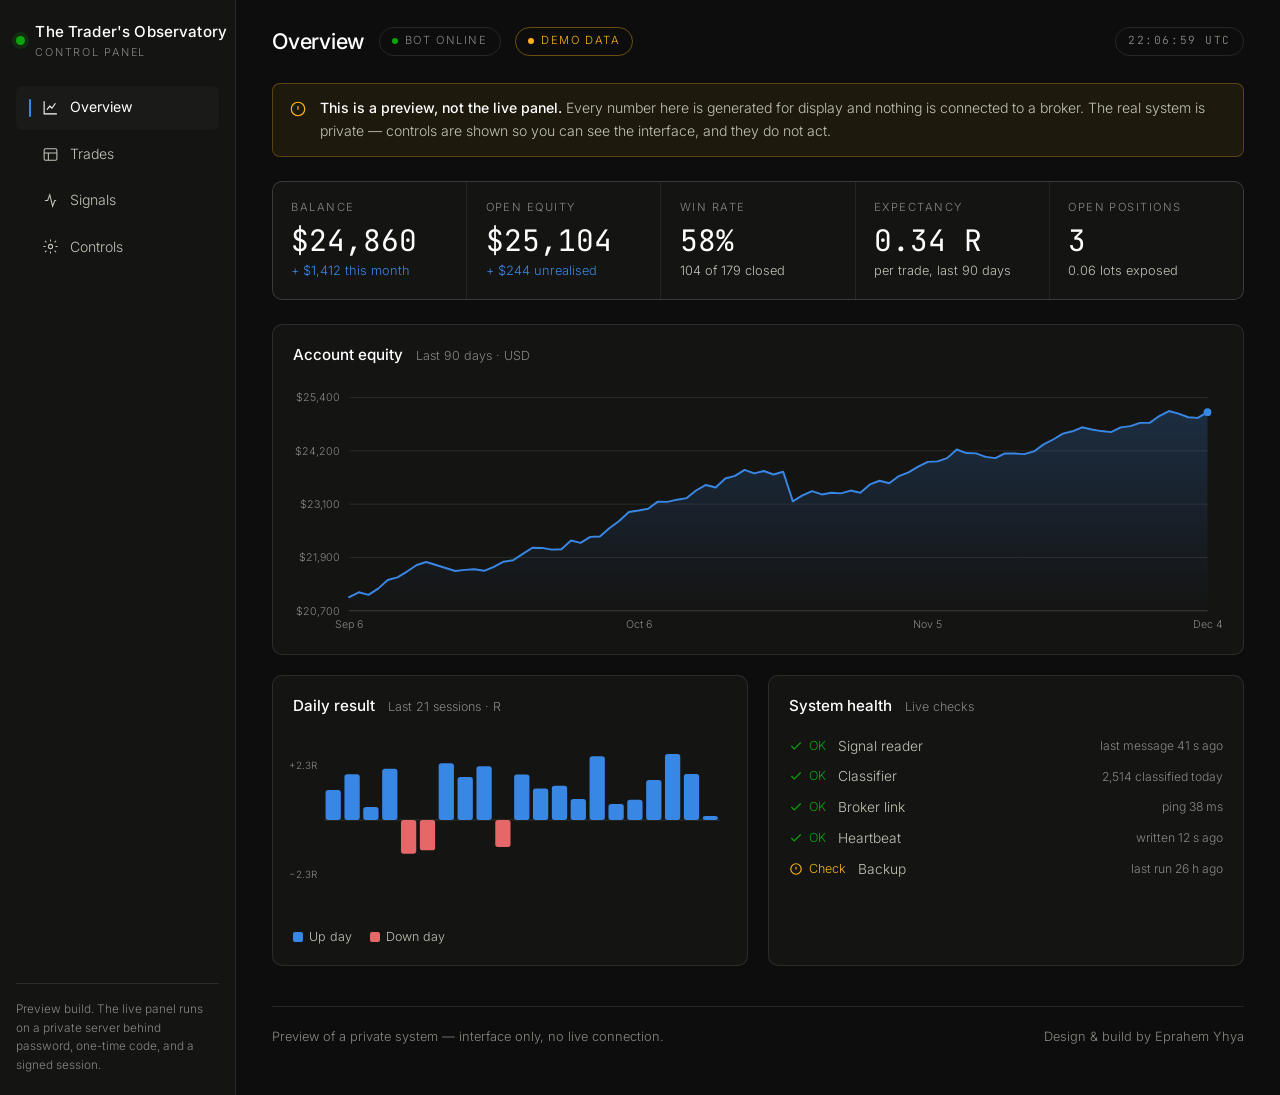
<file: index.html>
<!DOCTYPE html>
<html lang="en" dir="ltr" data-theme="dark">
<head>
<meta charset="utf-8">
<meta name="viewport" content="width=device-width,initial-scale=1,viewport-fit=cover">
<title>The Trader's Observatory — Control Panel (Preview)</title>
<meta name="description" content="Read-only preview of the control panel for an automated trading system: signal pipeline, open positions, equity, and health.">
<link rel="preconnect" href="https://fonts.googleapis.com">
<link rel="preconnect" href="https://fonts.gstatic.com" crossorigin>
<link href="https://fonts.googleapis.com/css2?family=Inter:wght@300;400;500;600&family=JetBrains+Mono:wght@400;500&display=swap" rel="stylesheet">

<style>
:root{
  /* chart chrome and ink, taken from a validated dark reference palette */
  --plane:#0D0D0D;
  --surface:#141413;
  --surface-2:#1A1A19;
  --ink:#FFFFFF;
  --ink-2:#C3C2B7;
  --muted:#898781;
  --grid:#2C2C2A;
  --axis:#383835;
  --hair:rgba(255,255,255,.10);

  /* the only two hues that carry meaning: up and down.
     Validated as a pair on this surface — CVD ΔE 19.2, well clear of the
     floor. The green/red pair every trading screen uses fails that test at
     ΔE 4.1, which is why it is not here. */
  --up:#3987E5;
  --down:#E66767;

  --good:#0CA30C; --warn:#FAB219; --crit:#D03B3B;

  --sans:'Inter',system-ui,-apple-system,'Segoe UI',sans-serif;
  --mono:'JetBrains Mono',ui-monospace,monospace;
}
*{box-sizing:border-box;margin:0;padding:0}
body{
  background:var(--plane);color:var(--ink-2);
  font-family:var(--sans);font-weight:300;font-size:15px;line-height:1.6;
  -webkit-font-smoothing:antialiased;
}
button{font:inherit;cursor:pointer;color:inherit}
:focus-visible{outline:2px solid var(--up);outline-offset:2px}
.mono{font-family:var(--mono);font-variant-numeric:tabular-nums}

/* ---------------- shell ---------------- */
.shell{display:grid;grid-template-columns:236px 1fr;min-height:100vh}
@media(max-width:900px){.shell{grid-template-columns:1fr}}

aside{
  background:var(--surface);border-right:1px solid var(--hair);
  padding:1.25rem 1rem;display:flex;flex-direction:column;gap:1.5rem;
}
@media(max-width:900px){
  aside{border-right:0;border-bottom:1px solid var(--hair);
        flex-direction:row;align-items:center;overflow-x:auto;gap:1rem}
}
.brand{display:flex;align-items:center;gap:.65rem;color:var(--ink)}
.brand .dot{width:9px;height:9px;border-radius:50%;background:var(--good);
  box-shadow:0 0 0 4px rgba(12,163,12,.16);flex:none}
.brand strong{font-weight:500;font-size:.95rem;letter-spacing:.01em;white-space:nowrap}
.brand small{display:block;color:var(--muted);font-size:.68rem;letter-spacing:.16em;text-transform:uppercase}

nav{display:flex;flex-direction:column;gap:.15rem}
@media(max-width:900px){nav{flex-direction:row}}
nav button{
  display:flex;align-items:center;gap:.7rem;width:100%;
  min-height:44px;padding:0 .8rem;background:none;border:0;border-radius:6px;
  color:var(--ink-2);font-size:.88rem;text-align:start;white-space:nowrap;
  transition:background .18s,color .18s;
}
nav button:hover{background:var(--surface-2);color:var(--ink)}
nav button[aria-current="page"]{background:var(--surface-2);color:var(--ink);font-weight:400}
nav button[aria-current="page"] .bar{background:var(--up)}
nav .bar{width:2px;height:18px;border-radius:2px;background:transparent;flex:none}
nav svg{width:17px;height:17px;stroke:currentColor;fill:none;stroke-width:1.5;flex:none}

.side-note{
  margin-top:auto;font-size:.74rem;color:var(--muted);
  border-top:1px solid var(--hair);padding-top:1rem;
}
@media(max-width:900px){.side-note{display:none}}

main{padding:1.5rem clamp(1rem,3vw,2.25rem) 3rem;min-width:0}

/* ---------------- top strip ---------------- */
.top{display:flex;flex-wrap:wrap;align-items:center;gap:.9rem;margin-bottom:1.5rem}
h1{color:var(--ink);font-size:1.35rem;font-weight:500;letter-spacing:-.01em}
.pill{
  display:inline-flex;align-items:center;gap:.45rem;
  border:1px solid var(--hair);border-radius:999px;padding:.28rem .75rem;
  font-size:.7rem;letter-spacing:.14em;text-transform:uppercase;color:var(--muted);
}
.pill.demo{border-color:rgba(250,178,25,.4);color:var(--warn)}
.pill .dot{width:6px;height:6px;border-radius:50%;background:currentColor}
.spacer{flex:1}

.banner{
  display:flex;gap:.8rem;align-items:flex-start;
  background:rgba(250,178,25,.07);border:1px solid rgba(250,178,25,.28);
  border-radius:8px;padding:.85rem 1rem;margin-bottom:1.5rem;font-size:.88rem;
}
.banner svg{width:18px;height:18px;stroke:var(--warn);fill:none;stroke-width:1.6;flex:none;margin-top:.15rem}
.banner b{color:var(--ink);font-weight:500}

/* ---------------- tiles ---------------- */
.tiles{display:grid;gap:1px;background:var(--hair);border:1px solid var(--hair);
  border-radius:10px;overflow:hidden;
  grid-template-columns:repeat(auto-fit,minmax(min(100%,11rem),1fr));margin-bottom:1.5rem}
.tile{background:var(--surface);padding:1.1rem 1.15rem}
.tile .label{font-size:.7rem;letter-spacing:.13em;text-transform:uppercase;color:var(--muted)}
.tile .value{color:var(--ink);font-size:1.85rem;font-weight:400;line-height:1.2;margin-top:.35rem}
.tile .delta{font-size:.8rem;margin-top:.15rem;display:flex;align-items:center;gap:.3rem}
.up{color:var(--up)} .down{color:var(--down)}

/* ---------------- panels ---------------- */
.panels{display:grid;gap:1.25rem;grid-template-columns:repeat(auto-fit,minmax(min(100%,22rem),1fr))}
.panel{background:var(--surface);border:1px solid var(--hair);border-radius:10px;padding:1.15rem 1.25rem}
.panel.wide{grid-column:1/-1}
.panel-head{display:flex;align-items:baseline;gap:.8rem;margin-bottom:1rem}
.panel-head h2{color:var(--ink);font-size:.95rem;font-weight:500}
.panel-head span{font-size:.78rem;color:var(--muted)}

/* chart */
.chart{width:100%;display:block;overflow:visible}
.chart .grid-line{stroke:var(--grid);stroke-width:1}
.chart .axis{stroke:var(--axis);stroke-width:1}
.chart text{fill:var(--muted);font-size:11px;font-family:var(--sans)}
.chart .series{fill:none;stroke:var(--up);stroke-width:2;stroke-linejoin:round;stroke-linecap:round}
.chart .area{fill:url(#fade)}
.chart .cross{stroke:var(--ink-2);stroke-width:1;stroke-dasharray:3 3;opacity:0}
.chart .dot{fill:var(--up);stroke:var(--surface);stroke-width:2;opacity:0}
.tip{
  position:absolute;pointer-events:none;opacity:0;transform:translate(-50%,-118%);
  background:var(--surface-2);border:1px solid var(--hair);border-radius:7px;
  padding:.45rem .65rem;font-size:.78rem;color:var(--ink);white-space:nowrap;
  transition:opacity .12s;box-shadow:0 8px 24px rgba(0,0,0,.5);
}
.tip small{display:block;color:var(--muted);font-size:.7rem}
.chart-wrap{position:relative}

/* legend — identity is never colour alone, so every key is labelled */
.legend{display:flex;gap:1.1rem;flex-wrap:wrap;margin-top:.7rem;font-size:.78rem;color:var(--ink-2)}
.legend span{display:inline-flex;align-items:center;gap:.4rem}
.legend i{width:10px;height:10px;border-radius:2px;display:inline-block}

/* tables */
table{width:100%;border-collapse:collapse;font-size:.85rem}
th{
  text-align:start;font-weight:500;color:var(--muted);font-size:.7rem;
  letter-spacing:.11em;text-transform:uppercase;padding:.5rem .6rem;
  border-bottom:1px solid var(--hair);white-space:nowrap;
}
td{padding:.62rem .6rem;border-bottom:1px solid rgba(255,255,255,.05);white-space:nowrap}
tbody tr:hover{background:var(--surface-2)}
.side{font-size:.7rem;letter-spacing:.1em;padding:.1rem .45rem;border-radius:3px;border:1px solid currentColor}
.tbl-wrap{overflow-x:auto;margin-inline:-1.25rem;padding-inline:1.25rem}

/* feed */
.feed{display:flex;flex-direction:column;gap:.1rem;max-height:23rem;overflow-y:auto}
.ev{display:grid;grid-template-columns:auto auto 1fr;gap:.7rem;align-items:baseline;
  padding:.5rem .3rem;border-bottom:1px solid rgba(255,255,255,.05);font-size:.84rem}
.ev time{color:var(--muted);font-size:.75rem}
.tag{font-size:.66rem;letter-spacing:.09em;text-transform:uppercase;
  padding:.12rem .45rem;border-radius:3px;border:1px solid var(--hair);color:var(--ink-2)}
.tag.exec{border-color:rgba(57,135,229,.5);color:var(--up)}
.tag.skip{border-color:rgba(137,135,129,.5);color:var(--muted)}
.tag.block{border-color:rgba(208,59,59,.5);color:var(--crit)}

/* health */
.health{display:flex;flex-direction:column;gap:.55rem}
.hrow{display:flex;align-items:center;gap:.7rem;font-size:.86rem}
.hrow .st{display:inline-flex;align-items:center;gap:.4rem;color:var(--good);font-size:.78rem}
.hrow .st svg{width:14px;height:14px;stroke:currentColor;fill:none;stroke-width:2}
.hrow .st.warn{color:var(--warn)}
.hrow .name{flex:1;color:var(--ink-2)}
.hrow .meta{color:var(--muted);font-size:.76rem}

/* disabled controls */
.ctl{display:flex;align-items:center;justify-content:space-between;gap:1rem;
  padding:.75rem 0;border-bottom:1px solid rgba(255,255,255,.05)}
.ctl:last-child{border-bottom:0}
.ctl .name{color:var(--ink-2)}
.ctl .name small{display:block;color:var(--muted);font-size:.76rem}
.switch{width:44px;height:26px;border-radius:999px;background:var(--axis);
  border:1px solid var(--hair);position:relative;flex:none}
.switch::after{content:'';position:absolute;top:3px;inset-inline-start:3px;
  width:18px;height:18px;border-radius:50%;background:var(--muted)}
.switch.on{background:rgba(57,135,229,.3)}
.switch.on::after{inset-inline-start:21px;background:var(--up)}
[aria-disabled="true"]{opacity:.55;cursor:not-allowed}

.view{display:none}
.view.on{display:block}

footer.note{margin-top:2.5rem;padding-top:1.25rem;border-top:1px solid var(--hair);
  font-size:.8rem;color:var(--muted);display:flex;flex-wrap:wrap;gap:1rem;justify-content:space-between}

@media(prefers-reduced-motion:reduce){*{transition:none!important;animation:none!important}}
</style>
</head>
<body>

<div class="shell">
  <aside>
    <div class="brand">
      <span class="dot" aria-hidden="true"></span>
      <span><strong>The Trader's Observatory</strong><small>Control Panel</small></span>
    </div>

    <nav id="nav" aria-label="Sections">
      <button type="button" data-view="overview" aria-current="page"><span class="bar"></span>
        <svg viewBox="0 0 24 24" aria-hidden="true"><path d="M3 3v18h18"/><path d="M7 15l4-5 3 3 5-7"/></svg>Overview</button>
      <button type="button" data-view="trades"><span class="bar"></span>
        <svg viewBox="0 0 24 24" aria-hidden="true"><rect x="3" y="4" width="18" height="16" rx="2"/><path d="M3 10h18M9 10v10"/></svg>Trades</button>
      <button type="button" data-view="signals"><span class="bar"></span>
        <svg viewBox="0 0 24 24" aria-hidden="true"><path d="M4 12h4l3-8 4 16 3-8h2"/></svg>Signals</button>
      <button type="button" data-view="controls"><span class="bar"></span>
        <svg viewBox="0 0 24 24" aria-hidden="true"><circle cx="12" cy="12" r="3"/><path d="M12 2v3M12 19v3M4.2 4.2l2.1 2.1M17.7 17.7l2.1 2.1M2 12h3M19 12h3M4.2 19.8l2.1-2.1M17.7 6.3l2.1-2.1"/></svg>Controls</button>
    </nav>

    <p class="side-note">Preview build. The live panel runs on a private
      server behind password, one-time code, and a signed session.</p>
  </aside>

  <main>
    <div class="top">
      <h1>Overview</h1>
      <span class="pill"><span class="dot" style="background:var(--good)"></span>Bot online</span>
      <span class="pill demo"><span class="dot"></span>Demo data</span>
      <span class="spacer"></span>
      <span class="pill mono" id="clock">—</span>
    </div>

    <div class="banner">
      <svg viewBox="0 0 24 24" aria-hidden="true"><circle cx="12" cy="12" r="9"/><path d="M12 8v5M12 16h.01"/></svg>
      <p><b>This is a preview, not the live panel.</b> Every number here is
      generated for display and nothing is connected to a broker. The real
      system is private — controls are shown so you can see the interface, and
      they do not act.</p>
    </div>

    <!-- ============ OVERVIEW ============ -->
    <section class="view on" id="view-overview">
      <div class="tiles">
        <div class="tile"><div class="label">Balance</div><div class="value mono">$24,860</div>
          <div class="delta up">+ $1,412 this month</div></div>
        <div class="tile"><div class="label">Open equity</div><div class="value mono">$25,104</div>
          <div class="delta up">+ $244 unrealised</div></div>
        <div class="tile"><div class="label">Win rate</div><div class="value mono">58%</div>
          <div class="delta">104 of 179 closed</div></div>
        <div class="tile"><div class="label">Expectancy</div><div class="value mono">0.34 R</div>
          <div class="delta">per trade, last 90 days</div></div>
        <div class="tile"><div class="label">Open positions</div><div class="value mono">3</div>
          <div class="delta">0.06 lots exposed</div></div>
      </div>

      <div class="panels">
        <div class="panel wide">
          <div class="panel-head"><h2>Account equity</h2><span>Last 90 days · USD</span></div>
          <div class="chart-wrap" id="equity-wrap">
            <svg class="chart" id="equity" viewBox="0 0 960 260" preserveAspectRatio="none"
                 role="img" aria-label="Account equity over the last 90 days, rising from about 21,000 to about 25,100 US dollars">
              <defs><linearGradient id="fade" x1="0" y1="0" x2="0" y2="1">
                <stop offset="0" stop-color="#3987E5" stop-opacity=".22"/>
                <stop offset="1" stop-color="#3987E5" stop-opacity="0"/>
              </linearGradient></defs>
            </svg>
            <div class="tip" id="equity-tip"></div>
          </div>
        </div>

        <div class="panel">
          <div class="panel-head"><h2>Daily result</h2><span>Last 21 sessions · R</span></div>
          <div class="chart-wrap" id="daily-wrap">
            <svg class="chart" id="daily" viewBox="0 0 480 200" role="img"
                 aria-label="Daily result in R for the last 21 sessions, thirteen up and eight down"></svg>
            <div class="tip" id="daily-tip"></div>
          </div>
          <div class="legend">
            <span><i style="background:var(--up)"></i> Up day</span>
            <span><i style="background:var(--down)"></i> Down day</span>
          </div>
        </div>

        <div class="panel">
          <div class="panel-head"><h2>System health</h2><span>Live checks</span></div>
          <div class="health" id="health"></div>
        </div>
      </div>
    </section>

    <!-- ============ TRADES ============ -->
    <section class="view" id="view-trades">
      <div class="panel wide">
        <div class="panel-head"><h2>Positions</h2><span>3 open · 12 closed today</span></div>
        <div class="tbl-wrap"><table id="trades"><thead><tr>
          <th>Ticket</th><th>Symbol</th><th>Side</th><th>Lots</th>
          <th>Entry</th><th>Stop</th><th>Target</th><th>P/L</th><th>Status</th>
        </tr></thead><tbody></tbody></table></div>
      </div>
    </section>

    <!-- ============ SIGNALS ============ -->
    <section class="view" id="view-signals">
      <div class="panels">
        <div class="panel wide">
          <div class="panel-head"><h2>Pipeline</h2><span>Message → classifier → decision</span></div>
          <div class="feed" id="feed"></div>
        </div>
      </div>
    </section>

    <!-- ============ CONTROLS ============ -->
    <section class="view" id="view-controls">
      <div class="panels">
        <div class="panel">
          <div class="panel-head"><h2>Execution</h2><span>Read-only in this preview</span></div>
          <div id="controls"></div>
        </div>
        <div class="panel">
          <div class="panel-head"><h2>Risk limits</h2><span>Read-only in this preview</span></div>
          <div id="limits"></div>
        </div>
      </div>
    </section>

    <footer class="note">
      <span>Preview of a private system — interface only, no live connection.</span>
      <span>Design &amp; build by Eprahem Yhya</span>
    </footer>
  </main>
</div>

<script>
/* =====================================================================
   Everything below is generated. A demo of a trading panel must not
   carry one real number, one real ticket, or one real source name.
   A fixed seed keeps the screenshots reproducible.
===================================================================== */
const rand = (() => { let s = 20260905;
  return () => (s = (s * 1664525 + 1013904223) % 4294967296) / 4294967296; })();

/* ---------- equity series ---------- */
const DAYS = 90, START = 21000, END = 25104;
const walk = [];
let v = START;
for (let i = 0; i < DAYS; i++){
  v += (rand() - .5) * 300;                  // noise only — the trend is added after
  if (i === 46) v -= 620;                    // one bad session, so it is not a fantasy
  walk.push(v);
}
// Spread the difference between where the walk landed and where the account
// should end across the whole series. Pinning only the last point would draw
// a flat line with a cliff at the right edge — which is exactly what it did.
const drift = (END - walk[DAYS-1]) / (DAYS - 1);
const equity = walk.map((x, i) => ({d:i, v:Math.round(x + drift * i)}));

const fmt  = n => '$' + n.toLocaleString('en-US');
const dayLabel = i => {
  const d = new Date(Date.now() - (DAYS - 1 - i) * 864e5);
  return d.toLocaleDateString('en-US', {month:'short', day:'numeric'});
};

function drawEquity(){
  const svg = document.getElementById('equity');
  const W = 960, H = 260, PL = 58, PR = 16, PT = 14, PB = 26;
  const xs = i => PL + (i / (DAYS - 1)) * (W - PL - PR);
  const lo = Math.min(...equity.map(p => p.v)) - 300;
  const hi = Math.max(...equity.map(p => p.v)) + 300;
  const ys = val => PT + (1 - (val - lo) / (hi - lo)) * (H - PT - PB);

  let out = '';
  // recessive grid, four steps
  for (let k = 0; k <= 4; k++){
    const val = lo + (hi - lo) * k / 4, y = ys(val);
    out += `<line class="grid-line" x1="${PL}" y1="${y}" x2="${W-PR}" y2="${y}"/>`;
    out += `<text x="${PL-10}" y="${y+4}" text-anchor="end">${fmt(Math.round(val/100)*100)}</text>`;
  }
  out += `<line class="axis" x1="${PL}" y1="${H-PB}" x2="${W-PR}" y2="${H-PB}"/>`;
  [0, 30, 60, DAYS-1].forEach(i => {
    out += `<text x="${xs(i)}" y="${H-PB+18}" text-anchor="middle">${dayLabel(i)}</text>`;
  });

  const line = equity.map((p,i) => `${i?'L':'M'}${xs(i).toFixed(1)},${ys(p.v).toFixed(1)}`).join('');
  out += `<path class="area" d="${line}L${xs(DAYS-1)},${H-PB}L${PL},${H-PB}Z"/>`;
  out += `<path class="series" d="${line}"/>`;
  // the last value is direct-laballed; no number on every point
  out += `<circle cx="${xs(DAYS-1)}" cy="${ys(equity[DAYS-1].v)}" r="4" fill="var(--up)"/>`;
  out += `<line class="cross" id="eq-cross" y1="${PT}" y2="${H-PB}"/>`;
  out += `<circle class="dot" id="eq-dot" r="5"/>`;
  svg.innerHTML = svg.innerHTML + out;

  // crosshair + tooltip: an SVG chart on a page is interactive by default
  const wrap = document.getElementById('equity-wrap');
  const tip  = document.getElementById('equity-tip');
  const cross = svg.querySelector('#eq-cross');
  const dot   = svg.querySelector('#eq-dot');
  wrap.addEventListener('pointermove', e => {
    const r = wrap.getBoundingClientRect();
    const px = (e.clientX - r.left) / r.width * W;
    const i = Math.max(0, Math.min(DAYS-1,
      Math.round((px - PL) / (W - PL - PR) * (DAYS - 1))));
    const x = xs(i), y = ys(equity[i].v);
    cross.setAttribute('x1', x); cross.setAttribute('x2', x); cross.style.opacity = 1;
    dot.setAttribute('cx', x); dot.setAttribute('cy', y); dot.style.opacity = 1;
    tip.style.opacity = 1;
    tip.style.left = (x / W * r.width) + 'px';
    tip.style.top  = (y / H * r.height) + 'px';
    tip.innerHTML = `<span class="mono">${fmt(equity[i].v)}</span><small>${dayLabel(i)}</small>`;
  });
  wrap.addEventListener('pointerleave', () => {
    cross.style.opacity = dot.style.opacity = tip.style.opacity = 0;
  });
}

/* ---------- daily result ---------- */
const daily = Array.from({length:21}, () => +( (rand()*3.2 - 1.15) ).toFixed(2));
function drawDaily(){
  // The description has to be counted, not asserted — a hand-written figure
  // drifts away from the data the first time the data changes.
  const up = daily.filter(r => r >= 0).length;
  document.getElementById('daily').setAttribute('aria-label',
    `Daily result in R for the last 21 sessions, ${up} up and ${21-up} down`);
  const svg = document.getElementById('daily');
  const W = 480, H = 200, PL = 34, PR = 8, PT = 10, PB = 22;
  const max = Math.max(...daily.map(Math.abs)) * 1.15;
  const ys = r => PT + (1 - (r + max) / (2 * max)) * (H - PT - PB);
  const bw = (W - PL - PR) / daily.length - 4;      // 4px keeps a surface gap
  let out = `<line class="axis" x1="${PL}" y1="${ys(0)}" x2="${W-PR}" y2="${ys(0)}"/>`;
  out += `<text x="${PL-8}" y="${ys(max*.72)+4}" text-anchor="end">+${max.toFixed(1)}R</text>`;
  out += `<text x="${PL-8}" y="${ys(-max*.72)+4}" text-anchor="end">−${max.toFixed(1)}R</text>`;
  daily.forEach((r, i) => {
    const x = PL + i * ((W - PL - PR) / daily.length) + 2;
    const y = r >= 0 ? ys(r) : ys(0);
    const h = Math.max(2, Math.abs(ys(r) - ys(0)));
    out += `<rect x="${x.toFixed(1)}" y="${y.toFixed(1)}" width="${bw.toFixed(1)}"
             height="${h.toFixed(1)}" rx="3" fill="${r>=0?'var(--up)':'var(--down)'}"
             data-i="${i}"/>`;
  });
  svg.innerHTML = out;

  const wrap = document.getElementById('daily-wrap');
  const tip  = document.getElementById('daily-tip');
  wrap.addEventListener('pointermove', e => {
    const b = e.target.closest('rect[data-i]');
    if (!b){ tip.style.opacity = 0; return; }
    const i = +b.dataset.i, r = daily[i];
    const box = wrap.getBoundingClientRect();
    tip.style.opacity = 1;
    tip.style.left = (e.clientX - box.left) + 'px';
    tip.style.top  = (e.clientY - box.top - 6) + 'px';
    tip.innerHTML = `<span class="mono">${r>=0?'+':'−'}${Math.abs(r).toFixed(2)} R</span>
                     <small>session ${i+1} · ${r>=0?'up day':'down day'}</small>`;
  });
  wrap.addEventListener('pointerleave', () => tip.style.opacity = 0);
}

/* ---------- trades ---------- */
const TRADES = [
  ['#48210', 'XAUUSD', 'BUY',  '0.02', '4412.60', '4404.00', '4429.00', +38.40, 'open'],
  ['#48207', 'XAUUSD', 'SELL', '0.02', '4438.15', '4446.00', '4421.00', -12.80, 'open'],
  ['#48201', 'EURUSD', 'BUY',  '0.02', '1.08340', '1.08120', '1.08790', +18.20, 'open'],
  ['#48196', 'XAUUSD', 'SELL', '0.02', '4451.00', '4458.00', '4437.00', +64.00, 'target'],
  ['#48188', 'XAUUSD', 'BUY',  '0.01', '4396.20', '4390.00', '4409.00', -31.00, 'stopped'],
  ['#48181', 'US30',   'BUY',  '0.10', '41820.0', '41700.0', '42060.0', +96.50, 'target'],
  ['#48174', 'XAUUSD', 'SELL', '0.02', '4470.90', '4479.00', '4452.00', -40.50, 'stopped'],
];
function drawTrades(){
  document.querySelector('#trades tbody').innerHTML = TRADES.map(t => {
    const pl = t[7], cls = pl >= 0 ? 'up' : 'down';
    const sideColor = t[2] === 'BUY' ? 'var(--up)' : 'var(--down)';
    return `<tr>
      <td class="mono">${t[0]}</td><td>${t[1]}</td>
      <td><span class="side" style="color:${sideColor}">${t[2]}</span></td>
      <td class="mono">${t[3]}</td><td class="mono">${t[4]}</td>
      <td class="mono">${t[5]}</td><td class="mono">${t[6]}</td>
      <td class="mono ${cls}">${pl>=0?'+':'−'}$${Math.abs(pl).toFixed(2)}</td>
      <td>${t[8]}</td></tr>`;
  }).join('');
}

/* ---------- pipeline feed ---------- */
const FEED = [
  ['09:41:12','exec','Entry parsed — XAUUSD BUY, stop 4404, three targets. Order sent.'],
  ['09:40:58','skip','Message read as commentary. Nothing executable, forwarded as text.'],
  ['09:36:04','exec','Management order matched to #48210 by reply. Stop moved to entry.'],
  ['09:31:47','block','Stop sits on the wrong side of entry — order refused, source notified.'],
  ['09:22:10','exec','Partial close 50% on #48196 at first target.'],
  ['09:18:33','skip','Duplicate of the message 40 seconds earlier. Ignored.'],
  ['09:04:52','exec','Entry parsed — EURUSD BUY, stop 1.08120. Order sent.'],
  ['08:57:19','block','Instruction asked to remove the stop. Never obeyed.'],
];
function drawFeed(){
  document.getElementById('feed').innerHTML = FEED.map(f =>
    `<div class="ev"><time class="mono">${f[0]}</time>
     <span class="tag ${f[1]}">${f[1]==='exec'?'executed':f[1]==='skip'?'skipped':'blocked'}</span>
     <span>${f[2]}</span></div>`).join('');
}

/* ---------- health ---------- */
const HEALTH = [
  ['Signal reader', 'ok', 'last message 41 s ago'],
  ['Classifier',    'ok', '2,514 classified today'],
  ['Broker link',   'ok', 'ping 38 ms'],
  ['Heartbeat',     'ok', 'written 12 s ago'],
  ['Backup',        'warn', 'last run 26 h ago'],
];
function drawHealth(){
  document.getElementById('health').innerHTML = HEALTH.map(h => `
    <div class="hrow">
      <span class="st ${h[1]==='ok'?'':'warn'}">
        <svg viewBox="0 0 24 24" aria-hidden="true">${h[1]==='ok'
          ? '<path d="M20 6 9 17l-5-5"/>'
          : '<circle cx="12" cy="12" r="9"/><path d="M12 8v5M12 16h.01"/>'}</svg>
        ${h[1]==='ok'?'OK':'Check'}
      </span>
      <span class="name">${h[0]}</span>
      <span class="meta">${h[2]}</span>
    </div>`).join('');
}

/* ---------- controls (inert on purpose) ---------- */
const CONTROLS = [
  ['Auto-execute entries','Orders are placed without confirmation',true],
  ['Follow management orders','Stop moves and partial closes',true],
  ['Repeat last signal','Re-open the previous trade on request',false],
  ['Trade outside session','Allow orders when the market is thin',false],
];
const LIMITS = [
  ['Max lots per order','0.02'],
  ['Max open positions','4'],
  ['Daily loss stop','3 R'],
  ['Max spread','$3.00'],
];
function drawControls(){
  document.getElementById('controls').innerHTML = CONTROLS.map(c => `
    <div class="ctl" aria-disabled="true" title="Read-only preview">
      <span class="name">${c[0]}<small>${c[1]}</small></span>
      <span class="switch ${c[2]?'on':''}" role="switch"
            aria-checked="${c[2]}" aria-disabled="true"></span>
    </div>`).join('');
  document.getElementById('limits').innerHTML = LIMITS.map(l => `
    <div class="ctl" aria-disabled="true" title="Read-only preview">
      <span class="name">${l[0]}</span>
      <span class="mono" style="color:var(--ink)">${l[1]}</span>
    </div>`).join('');
}

/* ---------- nav ---------- */
document.getElementById('nav').addEventListener('click', e => {
  const b = e.target.closest('button[data-view]');
  if (!b) return;
  document.querySelectorAll('#nav button').forEach(x => x.removeAttribute('aria-current'));
  b.setAttribute('aria-current','page');
  document.querySelectorAll('.view').forEach(v => v.classList.remove('on'));
  document.getElementById('view-' + b.dataset.view).classList.add('on');
  document.querySelector('h1').textContent = b.textContent.trim();
});

/* ---------- clock ---------- */
setInterval(() => {
  document.getElementById('clock').textContent =
    new Date().toLocaleTimeString('en-GB', {hour12:false}) + ' UTC';
}, 1000);

drawEquity(); drawDaily(); drawTrades(); drawFeed(); drawHealth(); drawControls();
</script>
</body>
</html>
</file>
